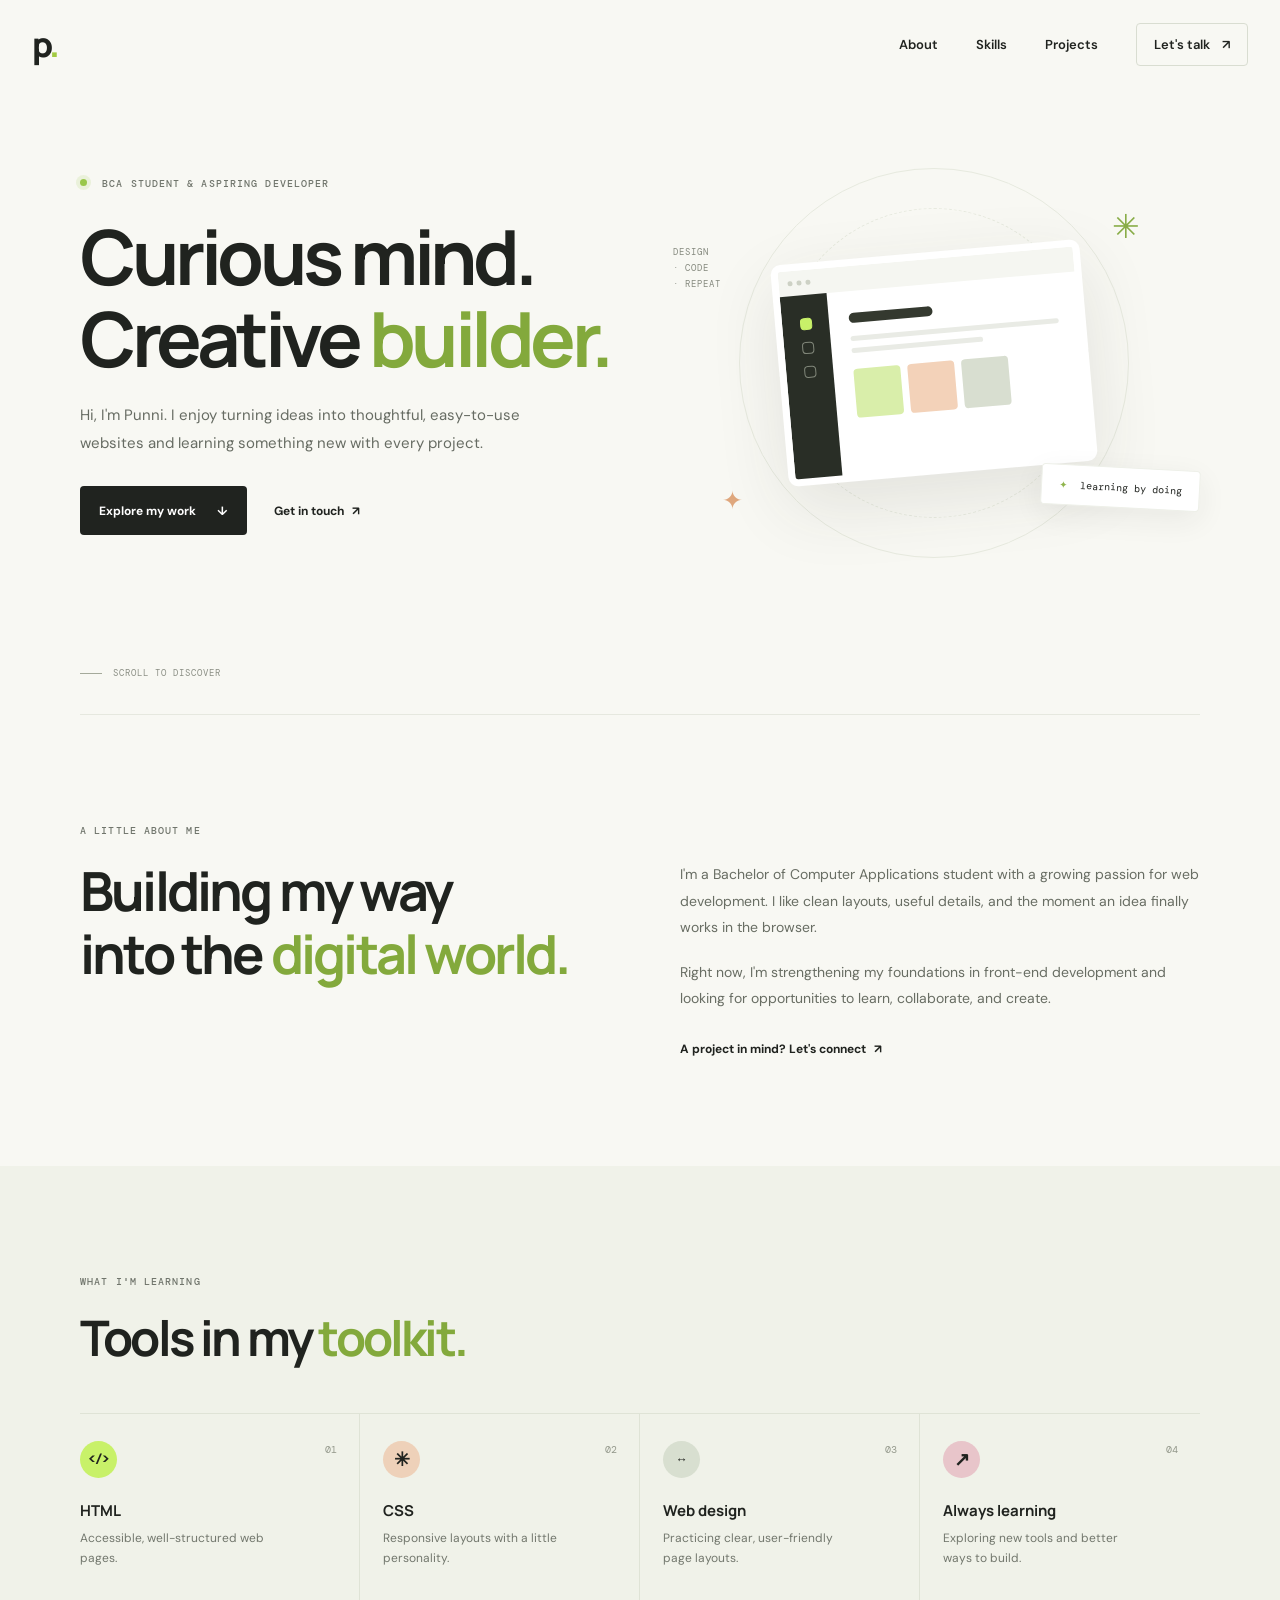
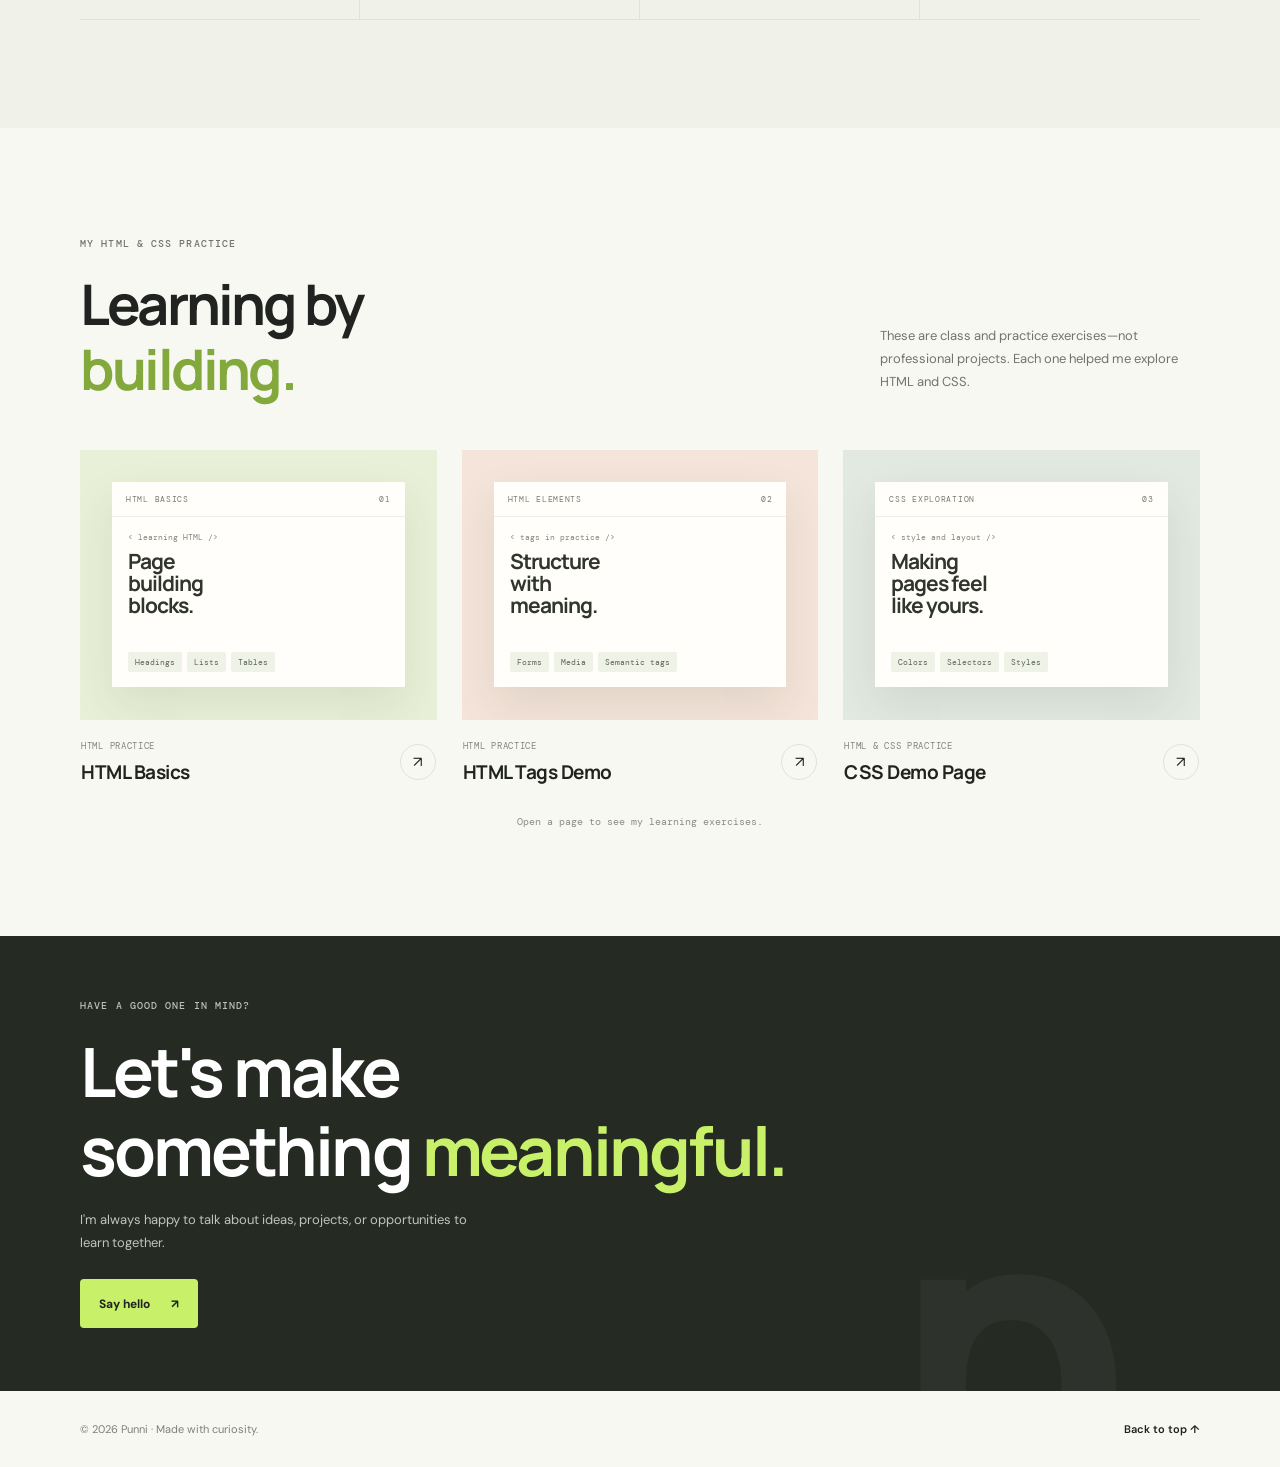
<file: index.html>
<!DOCTYPE html>
<html lang="en">
<head>
    <meta charset="UTF-8">
    <meta name="viewport" content="width=device-width, initial-scale=1.0">
    <meta name="description" content="Punni's student developer portfolio, projects, and skills.">
    <title>Punni | Student Developer</title>
    <link rel="stylesheet" href="./portfolio-style.css">
</head>
<body>
    <header class="site-header">
        <a class="brand" href="#home" aria-label="Punni, home">p<span>.</span></a>
        <nav class="site-nav" aria-label="Main navigation">
            <a href="#about">About</a>
            <a href="#skills">Skills</a>
            <a href="#projects">Projects</a>
            <a class="nav-contact" href="#contact">Let's talk <span aria-hidden="true">↗</span></a>
        </nav>
    </header>

    <main>
        <section class="hero section-wrap" id="home">
            <div class="hero-copy">
                <p class="eyebrow"><span class="status-dot"></span> BCA STUDENT &amp; ASPIRING DEVELOPER</p>
                <h1>Curious mind.<br>Creative <span>builder.</span></h1>
                <p class="hero-intro">Hi, I'm Punni. I enjoy turning ideas into thoughtful, easy-to-use websites and learning something new with every project.</p>
                <div class="hero-actions">
                    <a class="button button-dark" href="#projects">Explore my work <span aria-hidden="true">↓</span></a>
                    <a class="text-link" href="#contact">Get in touch <span aria-hidden="true">↗</span></a>
                </div>
            </div>
            <div class="hero-art" aria-label="Decorative illustration of a laptop and creative tools" role="img">
                <div class="art-orbit orbit-one"></div>
                <div class="art-orbit orbit-two"></div>
                <div class="art-spark spark-one">✳</div>
                <div class="art-spark spark-two">✦</div>
                <div class="art-card">
                    <div class="art-card-top"><span></span><span></span><span></span></div>
                    <div class="art-window">
                        <div class="art-sidebar"><i></i><i></i><i></i></div>
                        <div class="art-content">
                            <div class="art-heading"></div>
                            <div class="art-line"></div>
                            <div class="art-line short"></div>
                            <div class="art-block"><b></b><b></b><b></b></div>
                        </div>
                    </div>
                </div>
                <div class="art-note"><span>✦</span> learning by doing</div>
                <div class="art-label">DESIGN<br>· CODE<br>· REPEAT</div>
            </div>
            <a class="scroll-cue" href="#about"><span></span> SCROLL TO DISCOVER</a>
        </section>

        <section class="about section-wrap section-block" id="about">
            <div class="section-heading">
                <p class="eyebrow">A LITTLE ABOUT ME</p>
                <h2>Building my way<br>into the <span>digital world.</span></h2>
            </div>
            <div class="about-copy">
                <p>I'm a Bachelor of Computer Applications student with a growing passion for web development. I like clean layouts, useful details, and the moment an idea finally works in the browser.</p>
                <p>Right now, I'm strengthening my foundations in front-end development and looking for opportunities to learn, collaborate, and create.</p>
                <a class="text-link" href="#contact">A project in mind? Let's connect <span aria-hidden="true">↗</span></a>
            </div>
        </section>

        <section class="skills section-block" id="skills">
            <div class="section-wrap">
                <div class="section-heading skills-heading">
                    <p class="eyebrow">WHAT I'M LEARNING</p>
                    <h2>Tools in my <span>toolkit.</span></h2>
                </div>
                <div class="skill-list">
                    <article class="skill-card">
                        <span class="skill-number">01</span>
                        <span class="skill-icon" aria-hidden="true">&lt;/&gt;</span>
                        <h3>HTML</h3>
                        <p>Accessible, well-structured web pages.</p>
                    </article>
                    <article class="skill-card">
                        <span class="skill-number">02</span>
                        <span class="skill-icon skill-icon-css" aria-hidden="true">✳</span>
                        <h3>CSS</h3>
                        <p>Responsive layouts with a little personality.</p>
                    </article>
                    <article class="skill-card">
                        <span class="skill-number">03</span>
                        <span class="skill-icon skill-icon-design" aria-hidden="true">↔</span>
                        <h3>Web design</h3>
                        <p>Practicing clear, user-friendly page layouts.</p>
                    </article>
                    <article class="skill-card">
                        <span class="skill-number">04</span>
                        <span class="skill-icon skill-icon-learn" aria-hidden="true">↗</span>
                        <h3>Always learning</h3>
                        <p>Exploring new tools and better ways to build.</p>
                    </article>
                </div>
            </div>
        </section>

        <section class="projects section-wrap section-block" id="projects">
            <div class="projects-top">
                <div class="section-heading">
                    <p class="eyebrow">MY HTML &amp; CSS PRACTICE</p>
                    <h2>Learning by<br><span>building.</span></h2>
                </div>
                <p class="projects-intro">These are class and practice exercises—not professional projects. Each one helped me explore HTML and CSS.</p>
            </div>
            <div class="project-grid">
                <a class="project-card project-card-lime" href="./html1.html">
                    <div class="project-art" aria-hidden="true">
                        <div class="learning-preview">
                            <div class="preview-top"><span>HTML BASICS</span><span>01</span></div>
                            <div class="preview-content">
                                <span class="preview-kicker">&lt; learning HTML /&gt;</span>
                                <b>Page<br>building<br>blocks.</b>
                                <div class="preview-tags"><i>Headings</i><i>Lists</i><i>Tables</i></div>
                            </div>
                        </div>
                    </div>
                    <div class="project-info">
                        <div><p class="project-type">HTML PRACTICE</p><h3>HTML Basics</h3></div>
                        <span class="project-arrow" aria-hidden="true">↗</span>
                    </div>
                </a>
                <a class="project-card project-card-peach" href="./html2.html">
                    <div class="project-art" aria-hidden="true">
                        <div class="learning-preview">
                            <div class="preview-top"><span>HTML ELEMENTS</span><span>02</span></div>
                            <div class="preview-content">
                                <span class="preview-kicker">&lt; tags in practice /&gt;</span>
                                <b>Structure<br>with<br>meaning.</b>
                                <div class="preview-tags"><i>Forms</i><i>Media</i><i>Semantic tags</i></div>
                            </div>
                        </div>
                    </div>
                    <div class="project-info">
                        <div><p class="project-type">HTML PRACTICE</p><h3>HTML Tags Demo</h3></div>
                        <span class="project-arrow" aria-hidden="true">↗</span>
                    </div>
                </a>
                <a class="project-card project-card-sage" href="./css.html">
                    <div class="project-art" aria-hidden="true">
                        <div class="learning-preview">
                            <div class="preview-top"><span>CSS EXPLORATION</span><span>03</span></div>
                            <div class="preview-content">
                                <span class="preview-kicker">&lt; style and layout /&gt;</span>
                                <b>Making<br>pages feel<br>like yours.</b>
                                <div class="preview-tags"><i>Colors</i><i>Selectors</i><i>Styles</i></div>
                            </div>
                        </div>
                    </div>
                    <div class="project-info">
                        <div><p class="project-type">HTML &amp; CSS PRACTICE</p><h3>CSS Demo Page</h3></div>
                        <span class="project-arrow" aria-hidden="true">↗</span>
                    </div>
                </a>
            </div>
            <p class="project-note">Open a page to see my learning exercises.</p>
        </section>

        <section class="contact" id="contact">
            <div class="section-wrap contact-inner">
                <p class="eyebrow">HAVE A GOOD ONE IN MIND?</p>
                <h2>Let's make<br>something <span>meaningful.</span></h2>
                <p>I'm always happy to talk about ideas, projects, or opportunities to learn together.</p>
                <a class="button button-light" href="mailto:hello@example.com">Say hello <span aria-hidden="true">↗</span></a>
                <div class="contact-mark" aria-hidden="true">p<span>.</span></div>
            </div>
        </section>
    </main>

    <footer class="site-footer section-wrap">
        <p>© 2026 Punni · Made with curiosity.</p>
        <a href="#home">Back to top ↑</a>
    </footer>
</body>
</html>
</file>
<file: portfolio-style.css>
@import url('https://fonts.googleapis.com/css2?family=DM+Mono:wght@400;500&family=DM+Sans:wght@400;500;600;700&family=Manrope:wght@400;500;600;700;800&display=swap');

:root {
    --ink: #20231f;
    --muted: #70756c;
    --paper: #f8f8f3;
    --lime: #c8f169;
    --line: #e6e8df;
    --mono: "DM Mono", monospace;
    --body: "DM Sans", sans-serif;
    --display: "Manrope", sans-serif;
}

* {
    box-sizing: border-box;
}

html {
    scroll-behavior: smooth;
}

body {
    margin: 0;
    background: var(--paper);
    color: var(--ink);
    font-family: var(--body);
    -webkit-font-smoothing: antialiased;
}

a {
    color: inherit;
    text-decoration: none;
}

.section-wrap {
    width: min(1120px, calc(100% - 64px));
    margin: 0 auto;
}

.site-header {
    width: min(1280px, calc(100% - 64px));
    height: 88px;
    margin: 0 auto;
    display: flex;
    align-items: center;
    justify-content: space-between;
}

.brand {
    font: 800 34px/1 var(--display);
    letter-spacing: -3px;
}

.brand span,
.contact-mark span {
    color: #a2ca42;
}

.site-nav {
    display: flex;
    align-items: center;
    gap: 38px;
    font-size: 13px;
    font-weight: 600;
}

.site-nav a:not(.nav-contact),
.site-footer a {
    transition: color .2s ease;
}

.site-nav a:not(.nav-contact):hover,
.site-footer a:hover {
    color: #729e22;
}

.nav-contact {
    padding: 12px 17px;
    border: 1px solid #d9ddd1;
    border-radius: 4px;
}

.nav-contact span {
    margin-left: 9px;
}

.hero {
    min-height: 626px;
    position: relative;
    display: grid;
    grid-template-columns: 1.05fr .95fr;
    align-items: center;
    padding-top: 5px;
    padding-bottom: 82px;
}

.hero-copy {
    position: relative;
    z-index: 1;
    padding-bottom: 14px;
}

.eyebrow {
    margin: 0 0 23px;
    color: var(--muted);
    font: 500 10px/1.6 var(--mono);
    letter-spacing: 1.1px;
}

.status-dot {
    display: inline-block;
    width: 7px;
    height: 7px;
    margin: 0 8px 1px 0;
    border-radius: 50%;
    background: #99c74a;
    box-shadow: 0 0 0 4px #99c74a25;
}

h1,
h2,
h3,
p {
    margin-top: 0;
}

.hero h1,
.section-heading h2,
.contact h2 {
    margin-bottom: 23px;
    font: 700 clamp(46px, 6vw, 76px)/1.08 var(--display);
    letter-spacing: -4.5px;
}

.hero h1 span,
.section-heading h2 span {
    color: #83a93c;
}

.hero-intro {
    max-width: 440px;
    margin-bottom: 29px;
    color: #676c63;
    font-size: 15px;
    line-height: 1.85;
}

.hero-actions {
    display: flex;
    align-items: center;
    gap: 27px;
}

.button {
    display: inline-flex;
    min-height: 49px;
    align-items: center;
    justify-content: center;
    gap: 21px;
    padding: 0 19px;
    border-radius: 4px;
    font-size: 12px;
    font-weight: 700;
    transition: transform .2s ease, background .2s ease;
}

.button:hover {
    transform: translateY(-2px);
}

.button-dark {
    background: var(--ink);
    color: white;
}

.button-dark:hover {
    background: #3a4133;
}

.text-link {
    font-size: 12px;
    font-weight: 700;
}

.text-link span {
    padding-left: 5px;
}

.hero-art {
    width: 100%;
    height: 405px;
    position: relative;
    display: grid;
    place-items: center;
}

.art-orbit {
    position: absolute;
    border: 1px solid #e7eadf;
    border-radius: 50%;
}

.orbit-one {
    width: 390px;
    height: 390px;
}

.orbit-two {
    width: 310px;
    height: 310px;
    border-style: dashed;
}

.art-card {
    width: 310px;
    height: 222px;
    z-index: 1;
    overflow: hidden;
    border: 7px solid white;
    border-radius: 10px;
    background: white;
    box-shadow: 0 23px 70px #35392b1c;
    transform: rotate(-5deg);
}

.art-card-top {
    height: 25px;
    display: flex;
    align-items: center;
    gap: 4px;
    padding: 0 9px;
    background: #f5f6f1;
}

.art-card-top span {
    width: 5px;
    height: 5px;
    border-radius: 50%;
    background: #cdd1c5;
}

.art-window {
    height: 184px;
    display: flex;
}

.art-sidebar {
    width: 47px;
    display: flex;
    flex-direction: column;
    align-items: center;
    gap: 12px;
    padding-top: 23px;
    background: #292e26;
}

.art-sidebar i {
    width: 12px;
    height: 12px;
    border: 1px solid #81877a;
    border-radius: 4px;
}

.art-sidebar i:first-child {
    border-color: var(--lime);
    background: var(--lime);
}

.art-content {
    flex: 1;
    padding: 22px 20px;
}

.art-heading {
    width: 84px;
    height: 10px;
    margin-bottom: 13px;
    border-radius: 5px;
    background: #34392f;
}

.art-line {
    width: 100%;
    height: 5px;
    margin: 7px 0;
    border-radius: 4px;
    background: #e9ebe5;
}

.art-line.short {
    width: 63%;
}

.art-block {
    display: flex;
    gap: 7px;
    margin-top: 16px;
}

.art-block b {
    width: 47px;
    height: 49px;
    border-radius: 4px;
    background: #d9eeaa;
}

.art-block b:nth-child(2) {
    background: #f3d2b9;
}

.art-block b:nth-child(3) {
    background: #d8ded0;
}

.art-spark {
    position: absolute;
    color: #88ac47;
}

.spark-one {
    top: 45px;
    right: 60px;
    font-size: 33px;
}

.spark-two {
    bottom: 48px;
    left: 54px;
    color: #dfa77d;
    font-size: 25px;
}

.art-note {
    position: absolute;
    right: 0;
    bottom: 57px;
    z-index: 2;
    padding: 13px 17px;
    border: 1px solid #eef0e9;
    border-radius: 4px;
    background: white;
    box-shadow: 0 9px 30px #292e2612;
    font: 10px var(--mono);
    transform: rotate(3deg);
}

.art-note span {
    margin-right: 7px;
    color: #90b54d;
}

.art-label {
    position: absolute;
    top: 84px;
    left: 5px;
    color: #85897e;
    font: 9px/1.8 var(--mono);
    letter-spacing: 1px;
}

.scroll-cue {
    position: absolute;
    bottom: 35px;
    left: 0;
    display: flex;
    align-items: center;
    gap: 11px;
    color: #8a8e84;
    font: 9px var(--mono);
    letter-spacing: 1px;
}

.scroll-cue span {
    width: 22px;
    height: 1px;
    background: #a5aa9b;
}

.section-block {
    padding-top: 108px;
    padding-bottom: 108px;
}

.about {
    display: grid;
    grid-template-columns: 1fr 1fr;
    gap: 80px;
    border-top: 1px solid var(--line);
}

.section-heading .eyebrow {
    margin-bottom: 20px;
}

.section-heading h2,
.contact h2 {
    margin-bottom: 0;
    font-size: clamp(36px, 4.3vw, 54px);
    letter-spacing: -2.8px;
    line-height: 1.16;
}

.about-copy {
    padding-top: 38px;
}

.about-copy p {
    margin-bottom: 18px;
    color: #686d63;
    font-size: 14px;
    line-height: 1.9;
}

.about-copy .text-link {
    display: inline-block;
    margin-top: 11px;
}

.skills {
    background: #f0f2e9;
}

.skills-heading {
    margin-bottom: 46px;
}

.skills-heading h2 {
    font-size: clamp(36px, 4vw, 49px);
}

.skill-list {
    display: grid;
    grid-template-columns: repeat(4, 1fr);
    border-top: 1px solid #dfe3d6;
    border-bottom: 1px solid #dfe3d6;
}

.skill-card {
    min-height: 205px;
    position: relative;
    padding: 27px 23px 25px;
    border-right: 1px solid #dfe3d6;
}

.skill-card:first-child {
    padding-left: 0;
}

.skill-card:last-child {
    border-right: 0;
}

.skill-number {
    position: absolute;
    top: 29px;
    right: 22px;
    color: #93988b;
    font: 10px var(--mono);
}

.skill-icon {
    width: 37px;
    height: 37px;
    display: grid;
    place-items: center;
    margin-bottom: 22px;
    border-radius: 50%;
    background: var(--lime);
    font: 700 12px var(--mono);
}

.skill-icon-css {
    background: #eed1b9;
    font-size: 19px;
}

.skill-icon-design {
    background: #d8dfd0;
}

.skill-icon-learn {
    background: #e8c5ca;
    font-size: 19px;
}

.skill-card h3 {
    margin-bottom: 8px;
    font: 700 15px var(--display);
}

.skill-card p {
    max-width: 185px;
    margin-bottom: 0;
    color: #72776d;
    font-size: 12px;
    line-height: 1.65;
}

.projects-top {
    display: flex;
    align-items: end;
    justify-content: space-between;
    margin-bottom: 48px;
}

.projects-top .section-heading h2 {
    font-size: clamp(39px, 4.5vw, 56px);
}

.projects-intro {
    max-width: 320px;
    margin: 0 0 8px 30px;
    color: #70756c;
    font-size: 13px;
    line-height: 1.8;
}

.project-grid {
    display: grid;
    grid-template-columns: repeat(3, minmax(0, 1fr));
    gap: 25px;
}

.project-card {
    display: block;
    min-width: 0;
    color: inherit;
}

.project-art {
    height: 270px;
    position: relative;
    display: grid;
    overflow: hidden;
    place-items: center;
    transition: transform .2s ease;
}

.project-card:hover .project-art {
    transform: translateY(-3px);
}

.project-card-lime .project-art {
    background: #e8f1d7;
}

.project-card-peach .project-art {
    background: #f4e4d9;
}

.project-card-sage .project-art {
    background: #e2e9e0;
}

.learning-preview {
    width: 82%;
    min-height: 205px;
    display: flex;
    flex-direction: column;
    background: #fffefa;
    box-shadow: 0 18px 42px #35392b18;
}

.preview-top {
    display: flex;
    justify-content: space-between;
    padding: 12px 14px;
    border-bottom: 1px solid #eceee7;
    color: #777d71;
    font: 8px var(--mono);
    letter-spacing: .7px;
}

.preview-content {
    display: flex;
    flex: 1;
    flex-direction: column;
    align-items: flex-start;
    padding: 15px 16px;
}

.preview-kicker {
    margin-bottom: 9px;
    color: #81877b;
    font: 8px var(--mono);
}

.preview-content b {
    color: #30352d;
    font: 700 21px/1.04 var(--display);
    letter-spacing: -1px;
}

.preview-tags {
    display: flex;
    flex-wrap: wrap;
    gap: 5px;
    margin-top: auto;
}

.preview-tags i {
    padding: 5px 7px;
    border-radius: 2px;
    background: #eef2e7;
    color: #5c6651;
    font: normal 8px var(--mono);
}

.project-info {
    display: flex;
    align-items: center;
    justify-content: space-between;
    padding: 20px 1px 0;
}

.project-type {
    margin-bottom: 7px;
    color: #81867b;
    font: 9px var(--mono);
    letter-spacing: .7px;
}

.project-info h3 {
    margin-bottom: 0;
    font: 700 19px var(--display);
    letter-spacing: -.5px;
}

.project-arrow {
    width: 36px;
    height: 36px;
    display: grid;
    place-items: center;
    border: 1px solid #dfe2d8;
    border-radius: 50%;
    font-size: 15px;
}

.project-card:hover .project-arrow {
    border-color: #a5bf70;
    background: #f2f7e8;
}

.project-note {
    margin: 30px 0 0;
    color: #898e83;
    font: 10px var(--mono);
    text-align: center;
}

.contact {
    overflow: hidden;
    background: #252a23;
    color: white;
}

.contact-inner {
    min-height: 455px;
    position: relative;
    display: flex;
    flex-direction: column;
    align-items: flex-start;
    justify-content: center;
    padding-top: 55px;
    padding-bottom: 55px;
}

.contact .eyebrow {
    margin-bottom: 18px;
    color: #bbc2b3;
}

.contact h2 {
    margin-bottom: 18px;
    font-size: clamp(44px, 5.5vw, 68px);
}

.contact h2 span {
    color: var(--lime);
}

.contact-inner > p:not(.eyebrow) {
    max-width: 405px;
    margin-bottom: 25px;
    color: #c1c5bc;
    font-size: 13px;
    line-height: 1.8;
}

.button-light {
    background: var(--lime);
    color: var(--ink);
}

.button-light:hover {
    background: #d6f692;
}

.contact-mark {
    position: absolute;
    right: 4%;
    bottom: -120px;
    color: #ffffff0a;
    font: 800 380px/.9 var(--display);
    letter-spacing: -45px;
    pointer-events: none;
}

.site-footer {
    min-height: 76px;
    display: flex;
    align-items: center;
    justify-content: space-between;
    color: #7c8177;
    font-size: 11px;
}

.site-footer p {
    margin: 0;
}

.site-footer a {
    color: var(--ink);
    font-weight: 600;
}

@media (max-width: 800px) {
    .hero {
        min-height: 570px;
        grid-template-columns: 1fr 0.8fr;
    }

    .hero-art {
        transform: scale(.81);
        transform-origin: center center;
    }

    .about {
        gap: 38px;
    }

    .skill-list {
        grid-template-columns: repeat(2, 1fr);
    }

    .skill-card:nth-child(2) {
        border-right: 0;
    }

    .skill-card:nth-child(-n+2) {
        border-bottom: 1px solid #dfe3d6;
    }

    .skill-card:nth-child(3) {
        padding-left: 0;
    }

    .project-grid {
        grid-template-columns: repeat(2, minmax(0, 1fr));
    }
}

@media (max-width: 600px) {
    .section-wrap,
    .site-header {
        width: calc(100% - 40px);
    }

    .site-header {
        height: 72px;
    }

    .site-nav {
        gap: 15px;
        font-size: 11px;
    }

    .site-nav a:nth-child(2) {
        display: none;
    }

    .nav-contact {
        padding: 9px 11px;
    }

    .hero {
        min-height: 0;
        grid-template-columns: 1fr;
        padding-top: 58px;
        padding-bottom: 83px;
    }

    .hero h1 {
        font-size: clamp(49px, 13vw, 68px);
        letter-spacing: -3.5px;
    }

    .hero-intro {
        max-width: 390px;
        font-size: 14px;
    }

    .hero-art {
        height: 330px;
        margin-top: 28px;
        transform: scale(.86);
        transform-origin: center center;
    }

    .orbit-one {
        width: 330px;
        height: 330px;
    }

    .orbit-two {
        width: 265px;
        height: 265px;
    }

    .art-note {
        right: 3px;
        bottom: 35px;
    }

    .scroll-cue {
        bottom: 29px;
    }

    .section-block {
        padding-top: 75px;
        padding-bottom: 75px;
    }

    .about {
        grid-template-columns: 1fr;
        gap: 0;
    }

    .about-copy {
        padding-top: 27px;
    }

    .section-heading h2 {
        font-size: 41px;
    }

    .skill-card {
        min-height: 190px;
        padding: 23px 14px;
    }

    .skill-card:first-child,
    .skill-card:nth-child(3) {
        padding-left: 0;
    }

    .skill-number {
        top: 24px;
        right: 12px;
    }

    .projects-top {
        display: block;
        margin-bottom: 30px;
    }

    .projects-intro {
        margin: 20px 0 0;
    }

    .project-grid {
        grid-template-columns: 1fr;
        gap: 33px;
    }

    .project-art {
        height: 270px;
    }

    .project-note {
        line-height: 1.8;
    }

    .contact-inner {
        min-height: 410px;
    }

    .contact h2 {
        font-size: 49px;
    }

    .contact-mark {
        right: 0;
        bottom: -65px;
        font-size: 245px;
        letter-spacing: -32px;
    }
}

@media (prefers-reduced-motion: reduce) {
    html {
        scroll-behavior: auto;
    }

    *,
    *::before,
    *::after {
        transition-duration: .01ms !important;
    }
}
</file>
